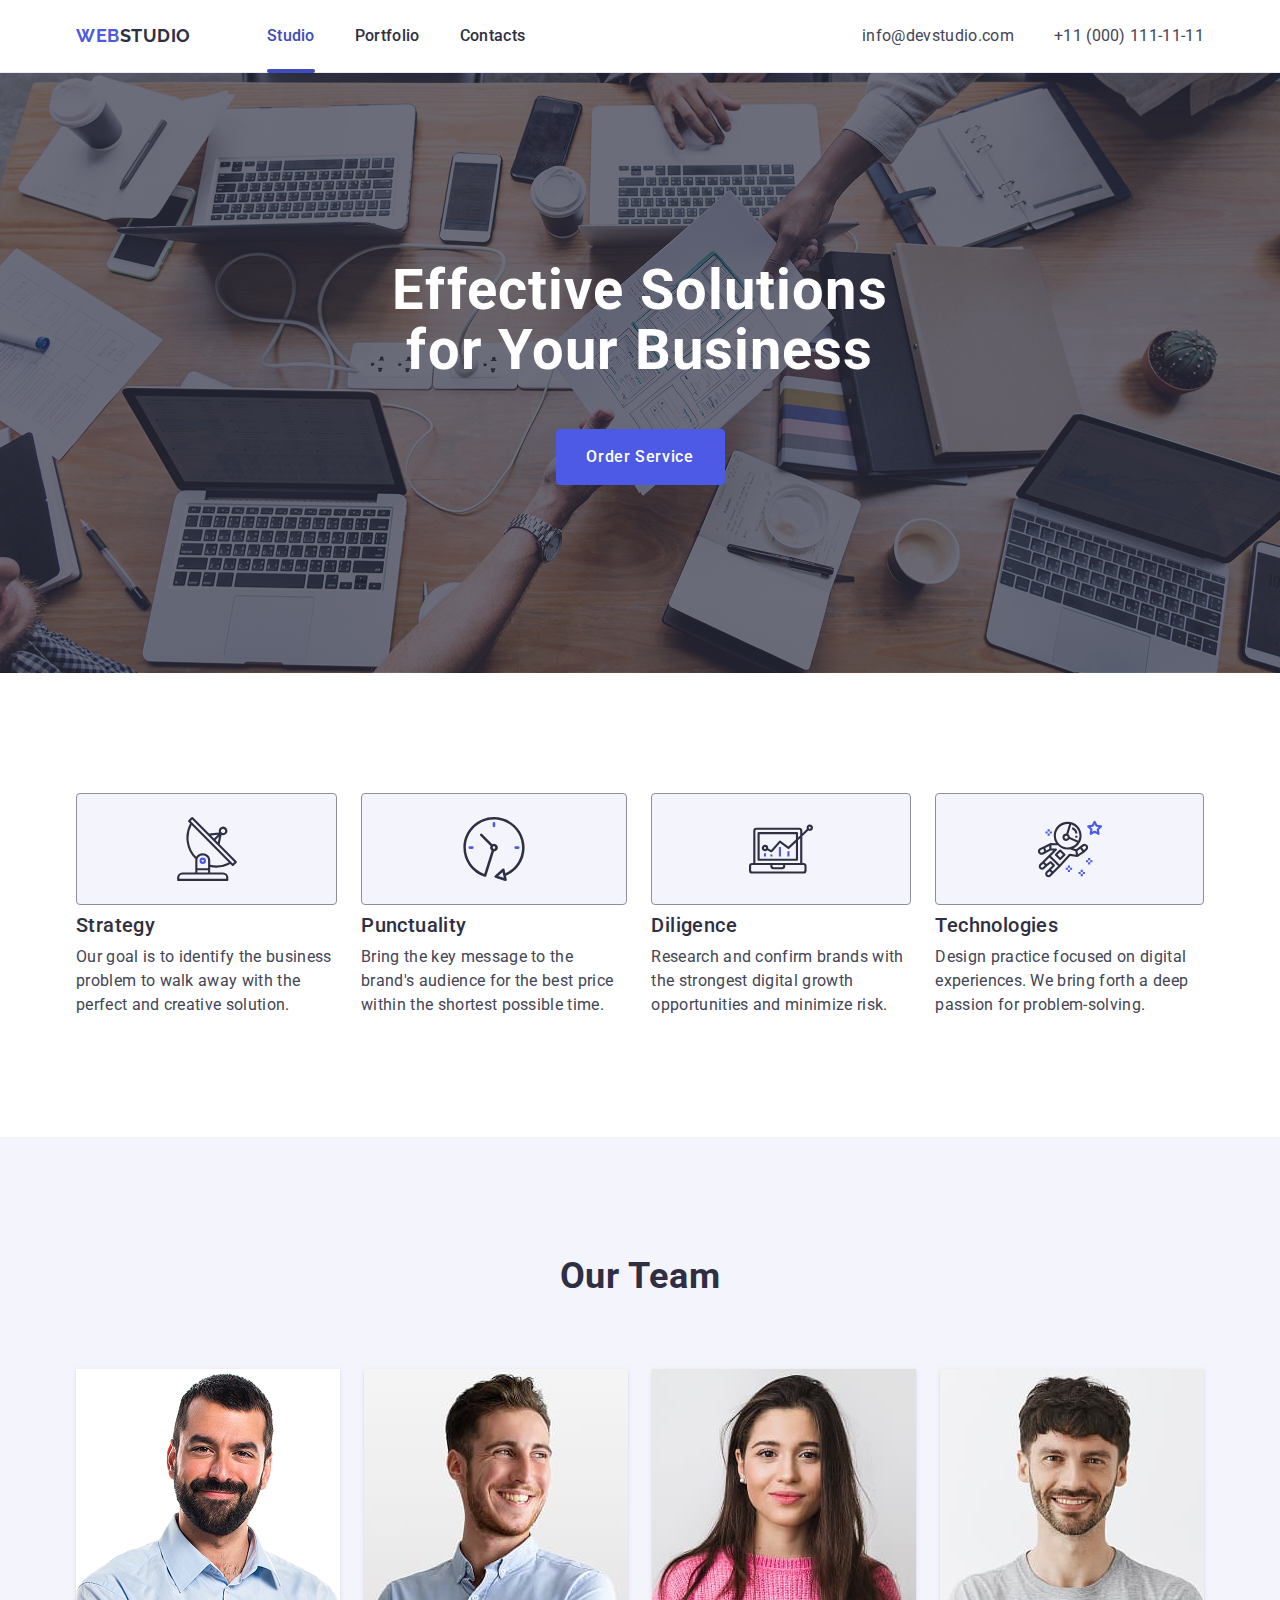
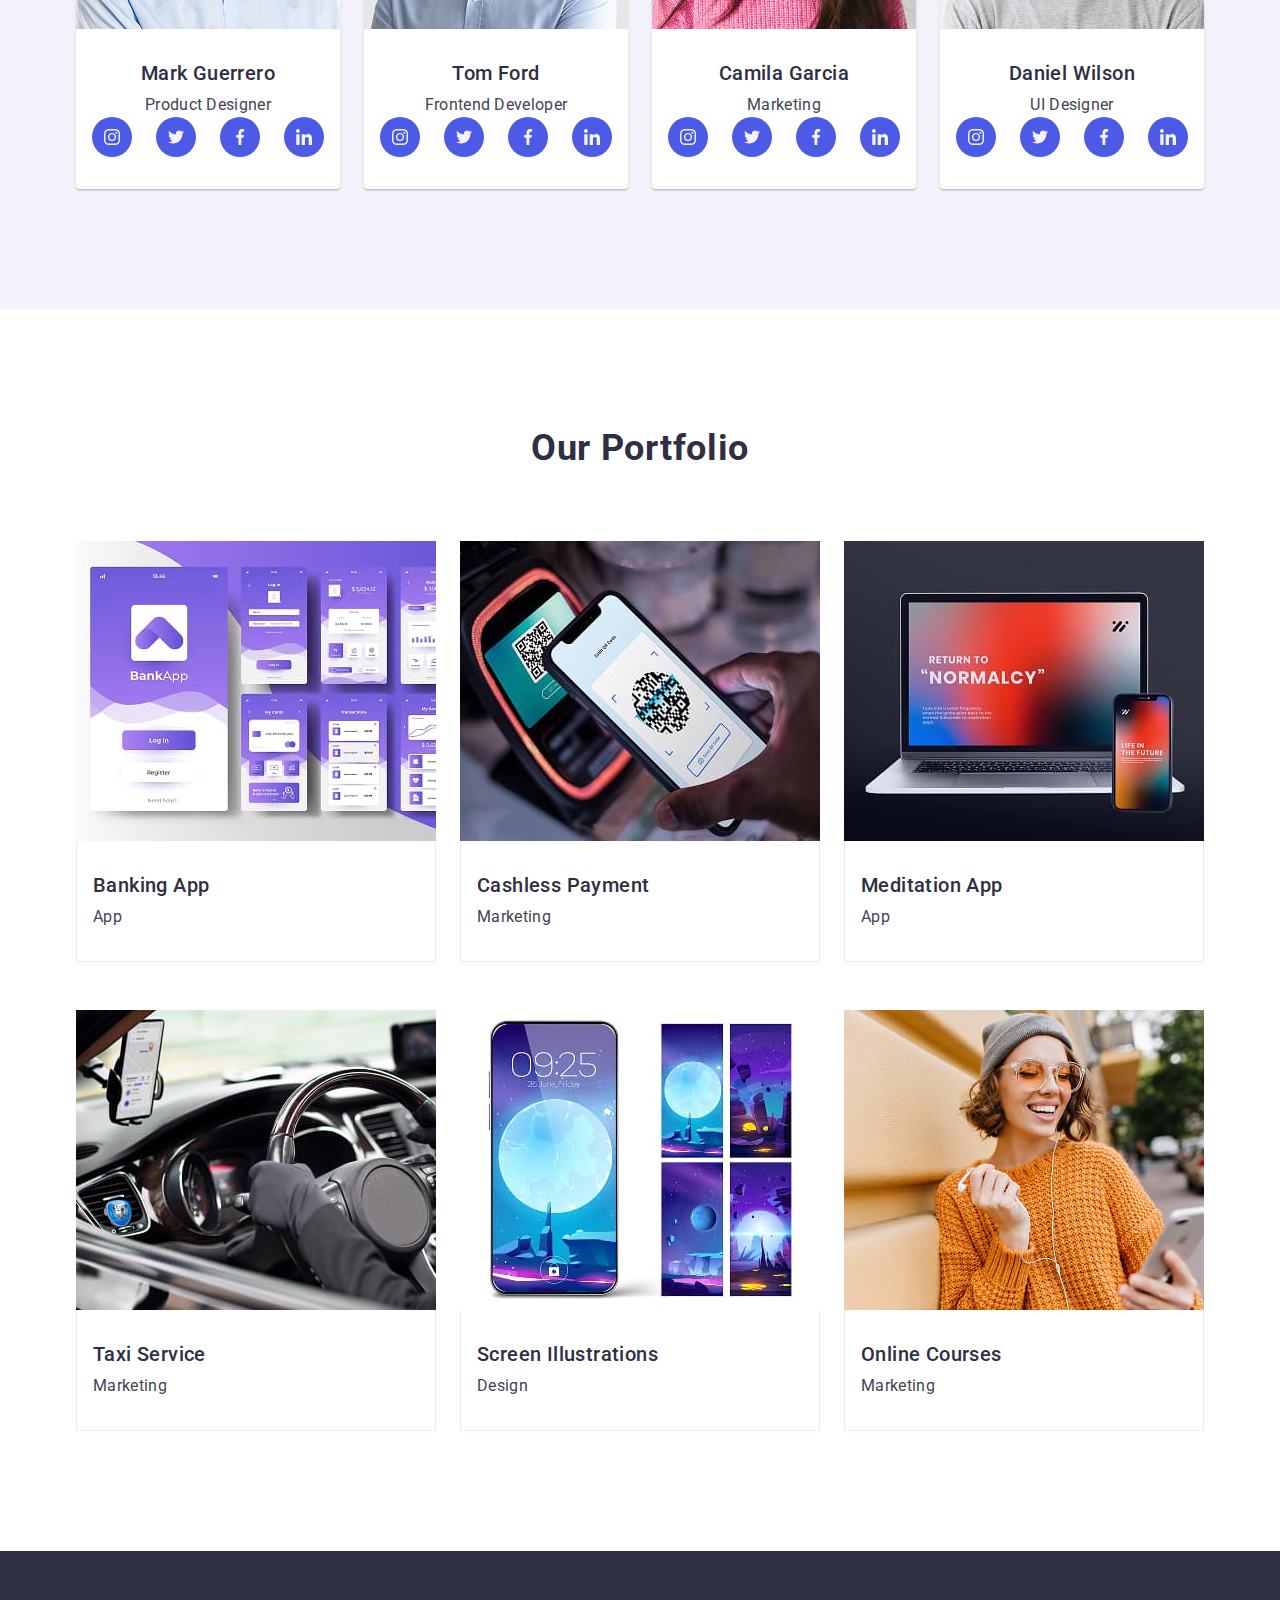
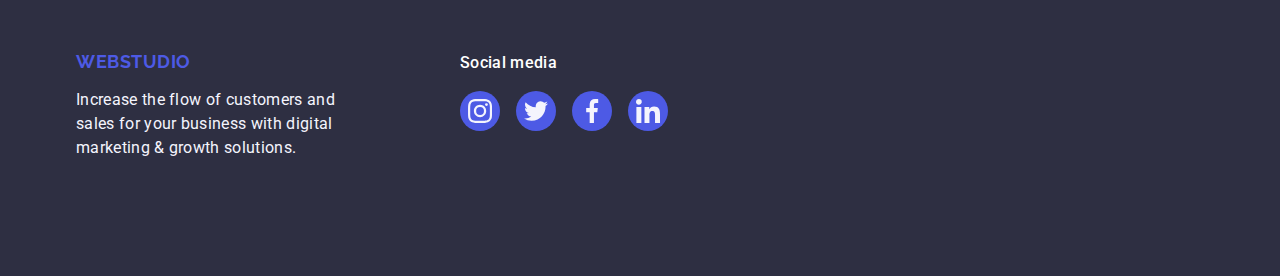
<file: index.html>
<!DOCTYPE html>
<html lang="en">

<head>
    <meta charset="UTF-8" />
    <meta name="viewport" content="width=device-width, initial-scale=1.0" />

    <!-- Normalize -->
    <link rel="stylesheet"
        href="https://cdnjs.cloudflare.com/ajax/libs/modern-normalize/3.0.1/modern-normalize.min.css">

    <link rel="preconnect" href="https://fonts.googleapis.com">
    <link rel="preconnect" href="https://fonts.gstatic.com" crossorigin>
    <link href="https://fonts.googleapis.com/css2?family=Raleway:wght@700&family=Roboto:wght@400;500;700&display=swap"
        rel="stylesheet">

    <link rel="stylesheet" href="css/styles.css" />

    <title>Document</title>
</head>


<body>
    <header class="page-header">
        <div class="container header-container">
            <nav class="nav">
                <a class="logo-main" href="./index.html">Web<span>Studio</span></a>
                <ul class="nav__list">
                    <li class="nav__item"><a class="nav__link active" href="./index.html">Studio</a></li>
                    <li class="nav__item"><a class="nav__link" href="">Portfolio</a></li>
                    <li class="nav__item"><a class="nav__link" href="">Contacts</a></li>
                </ul>
            </nav>

            <address class="address">
                <ul class="address-list">
                    <li class="address-list__item"><a class="address-list__link"
                            href="mailto:info@devstudio.com">info@devstudio.com</a></li>
                    <li class="address-list__item"><a class="address-list__link" href="tel:+110001111111">+11 (000)
                            111-11-11</a></li>
                </ul>
            </address>
        </div>
    </header>


    <main>
        <section class="hero">
            <div class="container">
                <h1 class="title">Effective Solutions for Your Business</h1>
                <button class="button" type="button">Order Service</button>
            </div>
        </section>

        <section class="services">
            <div class="container">
                <h2 class="visually-hidden">Features</h2>
                <ul class="services__list">
                    <li class="services__item">
                        <div class="icon__list">
                            <svg class="icon" width="64" height="64">
                                <use href="./images/icons.svg#icon-antenna"></use>
                            </svg>
                        </div>
                        <h3 class="services__title">Strategy</h3>
                        <p class="services__text">Our goal is to identify the business
                            problem to walk away with the perfect and creative solution.</p>
                    </li>
                    <li class="services__item">
                        <div class="icon__list">
                            <svg class="icon" width="64" height="64">
                                <use href="./images/icons.svg#icon-clock"></use>
                            </svg>
                        </div>
                        <h3 class="services__title">Punctuality</h3>
                        <p class="services__text">Bring the key message to the brand's audience for the best price
                            within
                            the shortest possible
                            time.</p>
                    </li>
                    <li class="services__item">
                        <div class="icon__list">
                            <svg class="icon" width="64" height="64">
                                <use href="./images/icons.svg#icon-diagram"></use>
                            </svg>
                        </div>
                        <h3 class="services__title">Diligence</h3>
                        <p class="services__text">Research and confirm brands with the strongest digital growth
                            opportunities and minimize
                            risk.
                        </p>
                    </li>
                    <li class="services__item">
                        <div class="icon__list">
                            <svg class="icon" width="64" height="64">
                                <use href="./images/icons.svg#icon-astronaut"></use>
                            </svg>
                        </div>
                        <h3 class="services__title">Technologies</h3>
                        <p class="services__text">Design practice focused on digital experiences. We bring forth a deep
                            passion for
                            problem-solving.</p>
                    </li>
                </ul>
            </div>
        </section>
        <section class="team">
            <div class="container">
                <h2 class="team__title">Our Team</h2>
                <ul class="team__list">
                    <li class="team__item">
                        <img src="./images/img1.jpg" alt="Mark Guerrero" width="264" height="260">
                        <div class="team__member">
                            <h3 class="team__caption">Mark Guerrero</h3>
                            <p class="team__text">Product Designer</p>
                            <ul class="socialnetwork__list">
                                <li class="social__icon">
                                    <a class="icon__link" href="#">
                                        <svg class="svg__item" width="16" height="16">
                                            <use href="./images/icons.svg#icon-instagram"></use>
                                        </svg>
                                    </a>
                                </li>
                                <li class="social__icon">
                                    <a class="icon__link" href="#">
                                        <svg class="svg__item" width="16" height="16">
                                            <use href="./images/icons.svg#icon-twitter"></use>
                                        </svg>
                                    </a>
                                </li>
                                <li class="social__icon">
                                    <a class="icon__link" href="#">
                                        <svg class="svg__item" width="16" height="16">
                                            <use href="./images/icons.svg#icon-facebook"></use>
                                        </svg>
                                    </a>
                                </li>
                                <li class="social__icon">
                                    <a class="icon__link" href="#">
                                        <svg class="svg__item" width="16" height="16">
                                            <use href="./images/icons.svg#icon-linkedin"></use>
                                        </svg>
                                    </a>
                                </li>
                            </ul>
                        </div>
                    </li>
                    <li class="team__item">
                        <img src="./images/img2.jpg" alt="Tom Ford" width="264" height="260">
                        <div class="team__member">
                            <h3 class="team__caption">Tom Ford</h3>
                            <p class="team__text">Frontend Developer</p>
                            <ul class="socialnetwork__list">
                                <li class="social__icon">
                                    <a class="icon__link" href="#">
                                        <svg class="svg__item" width="16" height="16">
                                            <use href="./images/icons.svg#icon-instagram"></use>
                                        </svg>
                                    </a>
                                </li>
                                <li class="social__icon">
                                    <a class="icon__link" href="#">
                                        <svg class="svg__item" width="16" height="16">
                                            <use href="./images/icons.svg#icon-twitter"></use>
                                        </svg>
                                    </a>
                                </li>
                                <li class="social__icon">
                                    <a class="icon__link" href="#">
                                        <svg class="svg__item" width="16" height="16">
                                            <use href="./images/icons.svg#icon-facebook"></use>
                                        </svg>
                                    </a>
                                </li>
                                <li class="social__icon">
                                    <a class="icon__link" href="#">
                                        <svg class="svg__item" width="16" height="16">
                                            <use href="./images/icons.svg#icon-linkedin"></use>
                                        </svg>
                                    </a>
                                </li>
                            </ul>
                        </div>
                    </li>
                    <li class="team__item">
                        <img src="./images/img3.jpg" alt="Camila Garcia" width="264" height="260">
                        <div class="team__member">
                            <h3 class="team__caption">Camila Garcia</h3>
                            <p class="team__text">Marketing</p>
                            <ul class="socialnetwork__list">
                                <li class="social__icon">
                                    <a class="icon__link" href="#">
                                        <svg class="svg__item" width="16" height="16">
                                            <use href="./images/icons.svg#icon-instagram"></use>
                                        </svg>
                                    </a>
                                </li>
                                <li class="social__icon">
                                    <a class="icon__link" href="#">
                                        <svg class="svg__item" width="16" height="16">
                                            <use href="./images/icons.svg#icon-twitter"></use>
                                        </svg>
                                    </a>
                                </li>
                                <li class="social__icon">
                                    <a class="icon__link" href="#">
                                        <svg class="svg__item" width="16" height="16">
                                            <use href="./images/icons.svg#icon-facebook"></use>
                                        </svg>
                                    </a>
                                </li>
                                <li class="social__icon">
                                    <a class="icon__link" href="#">
                                        <svg class="svg__item" width="16" height="16">
                                            <use href="./images/icons.svg#icon-linkedin"></use>
                                        </svg>
                                    </a>
                                </li>
                            </ul>
                        </div>
                    </li>
                    <li class="team__item">
                        <img src="./images/img4.jpg" alt="Daniel Wilson" width="264" height="260">
                        <div class="team__member">
                            <h3 class="team__caption">Daniel Wilson</h3>
                            <p class="team__text">UI Designer</p>
                            <ul class="socialnetwork__list">
                                <li class="social__icon">
                                    <a class="icon__link" href="#">
                                        <svg class="svg__item" width="16" height="16">
                                            <use href="./images/icons.svg#icon-instagram"></use>
                                        </svg>
                                    </a>
                                </li>
                                <li class="social__icon">
                                    <a class="icon__link" href="#">
                                        <svg class="svg__item" width="16" height="16">
                                            <use href="./images/icons.svg#icon-twitter"></use>
                                        </svg>
                                    </a>
                                </li>
                                <li class="social__icon">
                                    <a class="icon__link" href="#">
                                        <svg class="svg__item" width="16" height="16">
                                            <use href="./images/icons.svg#icon-facebook"></use>
                                        </svg>
                                    </a>
                                </li>
                                <li class="social__icon">
                                    <a class="icon__link" href="#">
                                        <svg class="svg__item" width="16" height="16">
                                            <use href="./images/icons.svg#icon-linkedin"></use>
                                        </svg>
                                    </a>
                                </li>
                            </ul>
                        </div>
                    </li>
                </ul>
            </div>
        </section>
        <section class="portfolio">
            <div class="container">
                <h2 class="portfolio__title">Our Portfolio</h2>
                <ul class="portfolio__list">
                    <li class="portfolio__item">
                        <div class="image__block">
                            <img src="./images/img5.jpg" alt="portfolio-2" width="360" class="portfolio__image">
                            <p class="portfolio__discription">14 Stylish and User-Friendly App Design Concepts · Task
                                Manager App · Calorie Tracker App · Exotic Fruit Ecommerce App ·
                                Cloud Storage App</p>
                        </div>
                        <div class="app-name">
                            <h3 class="portfolio__caption">Banking App</h3>
                            <p class="portfolio__text">App</p>
                        </div>
                    </li>
                    <li class="portfolio__item">
                        <div class="image__block">
                            <img src="./images/img6.jpg" alt="portfolio-2" width="360" class="portfolio__image">
                            <p class="portfolio__discription">14 Stylish and User-Friendly App Design Concepts · Task
                                Manager App · Calorie Tracker App · Exotic Fruit Ecommerce App ·
                                Cloud Storage App</p>
                        </div>
                        <div class="app-name">
                            <h3 class="portfolio__caption">Cashless Payment</h3>
                            <p class="portfolio__text">Marketing</p>
                        </div>
                    </li>
                    <li class="portfolio__item">
                        <div class="image__block">
                            <img src="./images/img7.jpg" alt="portfolio-3" width="360" class="portfolio__image">
                            <p class="portfolio__discription">14 Stylish and User-Friendly App Design Concepts · Task
                                Manager App · Calorie Tracker App · Exotic Fruit Ecommerce App ·
                                Cloud Storage App</p>
                        </div>
                        <div class="app-name">
                            <h3 class="portfolio__caption">Meditation App</h3>
                            <p class="portfolio__text">App</p>
                        </div>
                    </li>
                    <li class="portfolio__item">
                        <div class="image__block">
                            <img src="./images/img8.jpg" alt="portfolio-4" width="360" class="portfolio__image">
                            <p class="portfolio__discription">14 Stylish and User-Friendly App Design Concepts · Task
                                Manager App · Calorie Tracker App · Exotic Fruit Ecommerce App ·
                                Cloud Storage App</p>
                        </div>
                        <div class="app-name">
                            <h3 class="portfolio__caption">Taxi Service</h3>
                            <p class="portfolio__text">Marketing</p>
                        </div>
                    </li>
                    <li class="portfolio__item">
                        <div class="image__block">
                            <img src="./images/img9.jpg" alt="portfolio-5" width="360" class="portfolio__image">
                            <p class="portfolio__discription">14 Stylish and User-Friendly App Design Concepts · Task
                                Manager App · Calorie Tracker App · Exotic Fruit Ecommerce App ·
                                Cloud Storage App</p>
                        </div>
                        <div class="app-name">
                            <h3 class="portfolio__caption">Screen Illustrations</h3>
                            <p class="portfolio__text">Design</p>
                        </div>
                    </li>
                    <li class="portfolio__item">
                        <div class="image__block">
                            <img src="./images/img10.jpg" alt="portfolio-6" width="360" class="portfolio__image">
                            <p class="portfolio__discription">14 Stylish and User-Friendly App Design Concepts · Task
                                Manager App · Calorie Tracker App · Exotic Fruit Ecommerce App ·
                                Cloud Storage App</p>
                        </div>
                        <div class="app-name">
                            <h3 class="portfolio__caption">Online Courses</h3>
                            <p class="portfolio__text">Marketing</p>
                        </div>
                    </li>
                </ul>
            </div>
        </section>
    </main>

    <footer class="footer">
        <div class="container footer-container">
            <div class="footer__items">
                <a class="logo-main-footer" href="./index.html">Web<span class="span__text">Studio</span></a>
                <p class="footer__text">Increase the flow of customers and sales for your business with digital
                    marketing &
                    growth solutions.
                </p>
            </div>
            <div>
                <p class="socialmedia__text">Social media</p>
                <ul class="socialmedia__icons">
                    <li class="footer__icons">
                        <a class="footer__icons  link" href="#">
                            <svg class="svg__item" width="24" height="24">
                                <use href="./images/icons.svg#icon-instagram"></use>
                            </svg>
                        </a>
                    </li>
                    <li class="footer__icons">
                        <a class="footer__icons link" href="#">
                            <svg class="svg__item" width="24" height="24">
                                <use href="./images/icons.svg#icon-twitter"></use>
                            </svg>
                        </a>
                    </li>
                    <li class="footer__icons">
                        <a class="footer__icons link" href="#">
                            <svg class="svg__item" width="24" height="24">
                                <use href="./images/icons.svg#icon-facebook"></use>
                            </svg>
                        </a>
                    </li>
                    <li class="footer__icons">
                        <a class="footer__icons link" href="#">
                            <svg class="svg__item" width="24" height="24">
                                <use href="./images/icons.svg#icon-linkedin"></use>
                            </svg>
                        </a>
                    </li>
                </ul>
            </div>
        </div>
    </footer>
</body>

</html>
</file>
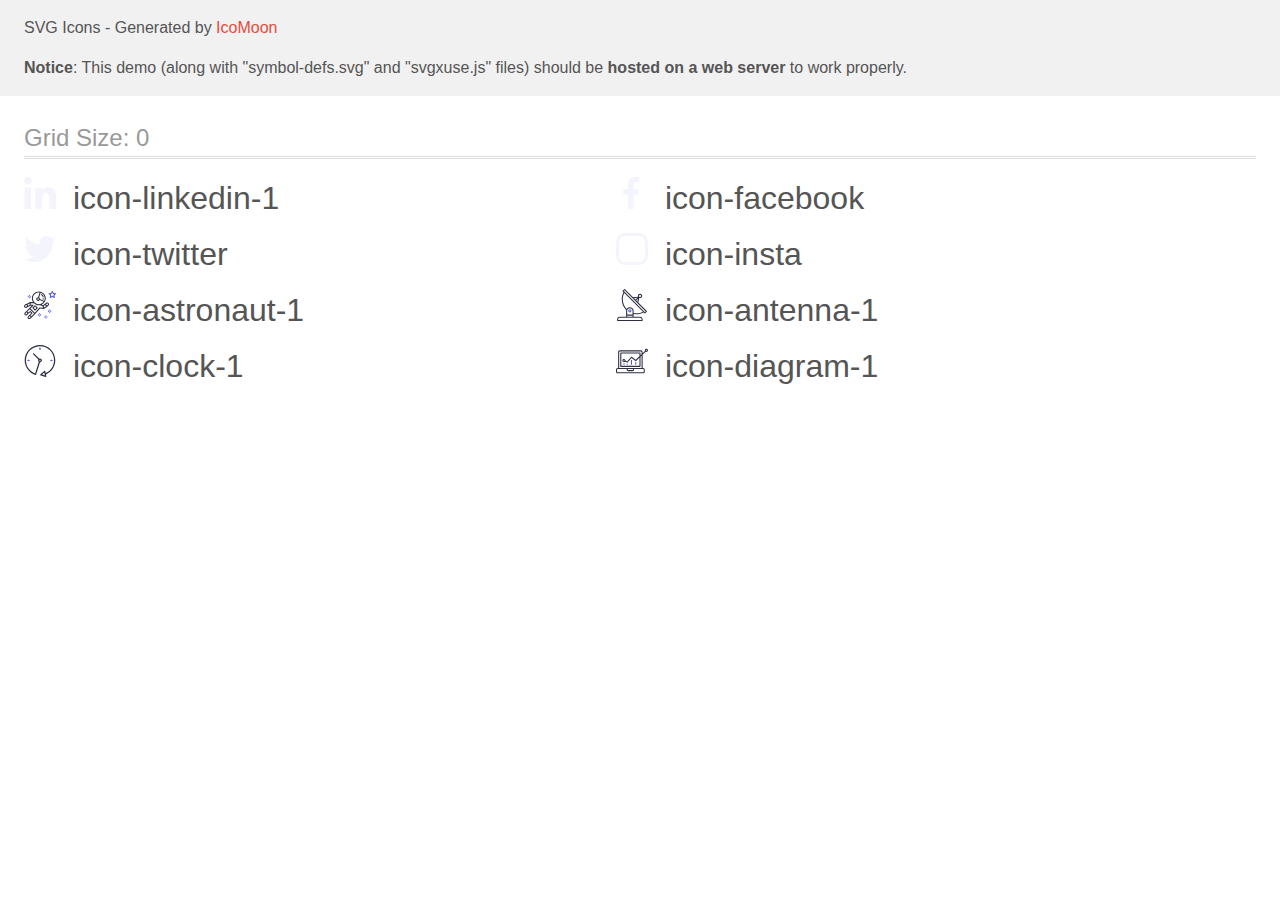
<file: images/icomoon/demo-external-svg.html>
<!doctype html>
<html>
<head>
    <title>IcoMoon - SVG Icons</title>
    <meta charset="utf-8">
    <meta name="viewport" content="width=device-width, initial-scale=1">
    <link rel="stylesheet" href="demo-files/demo.css">
    <link rel="stylesheet" href="style.css">
</head>
<body>
<header class="bgc1 clearfix">
<div class="mhl">
    <p>SVG Icons - Generated by <a href="https://icomoon.io/app">IcoMoon</a></p><p><strong>Notice</strong>: This demo (along with "symbol-defs.svg" and "svgxuse.js" files) should be <b>hosted on a web server</b> to work properly.</p>
</div>
</header>
    <div class="clearfix mhl ptl">
        <h1 class="mvm mtn fgc1">Grid Size: 0</h1>
        <div class="glyph fs1">
            <div class="clearfix pbs">
                <svg class="icon icon-linkedin-1"><use xlink:href="symbol-defs.svg#icon-linkedin-1"></use></svg><span class="name"> icon-linkedin-1</span>
            </div>
        </div>
        <div class="glyph fs1">
            <div class="clearfix pbs">
                <svg class="icon icon-facebook"><use xlink:href="symbol-defs.svg#icon-facebook"></use></svg><span class="name"> icon-facebook</span>
            </div>
        </div>
        <div class="glyph fs1">
            <div class="clearfix pbs">
                <svg class="icon icon-twitter"><use xlink:href="symbol-defs.svg#icon-twitter"></use></svg><span class="name"> icon-twitter</span>
            </div>
        </div>
        <div class="glyph fs1">
            <div class="clearfix pbs">
                <svg class="icon icon-insta"><use xlink:href="symbol-defs.svg#icon-insta"></use></svg><span class="name"> icon-insta</span>
            </div>
        </div>
        <div class="glyph fs1">
            <div class="clearfix pbs">
                <svg class="icon icon-astronaut-1"><use xlink:href="symbol-defs.svg#icon-astronaut-1"></use></svg><span class="name"> icon-astronaut-1</span>
            </div>
        </div>
        <div class="glyph fs1">
            <div class="clearfix pbs">
                <svg class="icon icon-antenna-1"><use xlink:href="symbol-defs.svg#icon-antenna-1"></use></svg><span class="name"> icon-antenna-1</span>
            </div>
        </div>
        <div class="glyph fs1">
            <div class="clearfix pbs">
                <svg class="icon icon-clock-1"><use xlink:href="symbol-defs.svg#icon-clock-1"></use></svg><span class="name"> icon-clock-1</span>
            </div>
        </div>
        <div class="glyph fs1">
            <div class="clearfix pbs">
                <svg class="icon icon-diagram-1"><use xlink:href="symbol-defs.svg#icon-diagram-1"></use></svg><span class="name"> icon-diagram-1</span>
            </div>
        </div>
  </div>
<script defer src="svgxuse.js"></script>
</body>
</html>
</file>
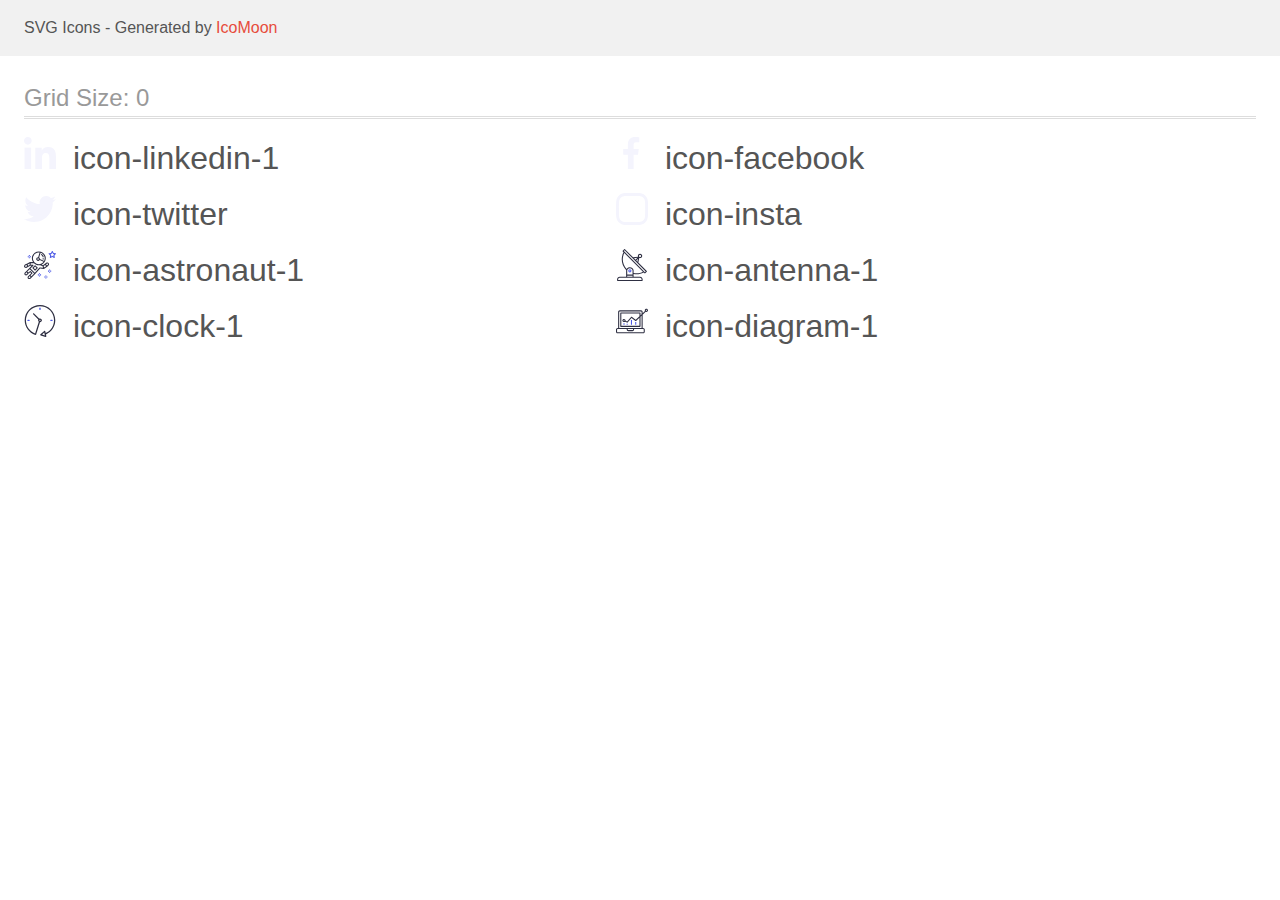
<file: images/icomoon/demo.html>
<!doctype html>
<html>
<head>
    <title>IcoMoon - SVG Icons</title>
    <meta charset="utf-8">
    <meta name="viewport" content="width=device-width, initial-scale=1">
    <link rel="stylesheet" href="demo-files/demo.css">
    <link rel="stylesheet" href="style.css">
</head>
<body>
<svg aria-hidden="true" style="position: absolute; width: 0; height: 0; overflow: hidden;" version="1.1" xmlns="http://www.w3.org/2000/svg" xmlns:xlink="http://www.w3.org/1999/xlink">
<defs>
<symbol id="icon-linkedin-1" viewBox="0 0 32 32">
<path fill="#f4f4fd" style="fill: var(--color1, #f4f4fd)" d="M31.992 32v-0.001h0.008v-11.736c0-5.741-1.236-10.164-7.948-10.164-3.227 0-5.392 1.771-6.276 3.449h-0.093v-2.913h-6.364v21.364h6.627v-10.579c0-2.785 0.528-5.479 3.977-5.479 3.399 0 3.449 3.179 3.449 5.657v10.401h6.62z"></path>
<path fill="#f4f4fd" style="fill: var(--color1, #f4f4fd)" d="M0.528 10.636h6.635v21.364h-6.635v-21.364z"></path>
<path fill="#f4f4fd" style="fill: var(--color1, #f4f4fd)" d="M3.843-0c-2.121 0-3.843 1.721-3.843 3.843s1.721 3.879 3.843 3.879c2.121 0 3.843-1.757 3.843-3.879-0.001-2.121-1.723-3.843-3.843-3.843v0z"></path>
</symbol>
<symbol id="icon-facebook" viewBox="0 0 32 32">
<path fill="#f4f4fd" style="fill: var(--color1, #f4f4fd)" d="M20.329 5.313h2.921v-5.088c-0.504-0.069-2.237-0.225-4.256-0.225-4.212 0-7.097 2.649-7.097 7.519v4.481h-4.648v5.688h4.648v14.312h5.699v-14.311h4.46l0.708-5.688h-5.169v-3.919c0.001-1.644 0.444-2.769 2.735-2.769z"></path>
</symbol>
<symbol id="icon-twitter" viewBox="0 0 32 32">
<path fill="#f4f4fd" style="fill: var(--color1, #f4f4fd)" d="M32 6.078c-1.19 0.522-2.458 0.868-3.78 1.036 1.36-0.812 2.398-2.088 2.886-3.626-1.268 0.756-2.668 1.29-4.16 1.588-1.204-1.282-2.92-2.076-4.792-2.076-3.632 0-6.556 2.948-6.556 6.562 0 0.52 0.044 1.020 0.152 1.496-5.454-0.266-10.28-2.88-13.522-6.862-0.566 0.982-0.898 2.106-0.898 3.316 0 2.272 1.17 4.286 2.914 5.452-1.054-0.020-2.088-0.326-2.964-0.808 0 0.020 0 0.046 0 0.072 0 3.188 2.274 5.836 5.256 6.446-0.534 0.146-1.116 0.216-1.72 0.216-0.42 0-0.844-0.024-1.242-0.112 0.85 2.598 3.262 4.508 6.13 4.57-2.232 1.746-5.066 2.798-8.134 2.798-0.538 0-1.054-0.024-1.57-0.090 2.906 1.874 6.35 2.944 10.064 2.944 12.072 0 18.672-10 18.672-18.668 0-0.29-0.010-0.57-0.024-0.848 1.302-0.924 2.396-2.078 3.288-3.406z"></path>
</symbol>
<symbol id="icon-insta" viewBox="0 0 32 32">
<path fill="#f4f4fd" style="fill: var(--color1, #f4f4fd)" d="M31.969 9.408c-0.075-1.7-0.35-2.869-0.744-3.882-0.406-1.075-1.031-2.038-1.85-2.838-0.8-0.813-1.769-1.444-2.832-1.844-1.019-0.394-2.182-0.669-3.882-0.744-1.713-0.081-2.257-0.1-6.601-0.1s-4.888 0.019-6.595 0.094c-1.7 0.075-2.869 0.35-3.882 0.744-1.075 0.406-2.038 1.031-2.838 1.85-0.813 0.8-1.444 1.769-1.844 2.832-0.394 1.019-0.669 2.182-0.744 3.882-0.081 1.713-0.1 2.257-0.1 6.601s0.019 4.888 0.094 6.595c0.075 1.7 0.35 2.869 0.744 3.882 0.406 1.075 1.038 2.038 1.85 2.838 0.8 0.813 1.769 1.444 2.832 1.844 1.019 0.394 2.182 0.669 3.882 0.744 1.706 0.075 2.25 0.094 6.595 0.094s4.888-0.018 6.595-0.094c1.7-0.075 2.869-0.35 3.882-0.744 2.151-0.831 3.851-2.532 4.682-4.682 0.394-1.019 0.669-2.182 0.744-3.882 0.075-1.707 0.094-2.251 0.094-6.595s-0.006-4.888-0.081-6.595zM29.087 22.473c-0.069 1.563-0.331 2.407-0.55 2.969-0.538 1.394-1.644 2.501-3.038 3.038-0.563 0.219-1.413 0.481-2.969 0.55-1.688 0.075-2.194 0.094-6.464 0.094s-4.782-0.018-6.464-0.094c-1.563-0.069-2.407-0.331-2.969-0.55-0.694-0.256-1.325-0.663-1.838-1.194-0.531-0.519-0.938-1.144-1.194-1.838-0.219-0.563-0.481-1.413-0.55-2.969-0.075-1.688-0.094-2.194-0.094-6.464s0.019-4.782 0.094-6.464c0.069-1.563 0.331-2.407 0.55-2.969 0.256-0.694 0.663-1.325 1.2-1.838 0.519-0.531 1.144-0.938 1.838-1.194 0.563-0.219 1.413-0.481 2.969-0.55 1.688-0.075 2.194-0.094 6.464-0.094 4.276 0 4.782 0.019 6.464 0.094 1.563 0.069 2.407 0.331 2.969 0.55 0.694 0.256 1.325 0.662 1.838 1.194 0.531 0.519 0.938 1.144 1.194 1.838 0.219 0.563 0.481 1.413 0.55 2.969 0.075 1.688 0.094 2.194 0.094 6.464s-0.019 4.77-0.094 6.457z"></path>
</symbol>
<symbol id="icon-astronaut-1" viewBox="0 0 32 32">
<path fill="#4d5ae5" style="fill: var(--color2, #4d5ae5)" d="M31.974 4.524c-0.063-0.193-0.229-0.333-0.43-0.363l-1.91-0.278-0.855-1.731c-0.179-0.365-0.777-0.365-0.956 0l-0.855 1.731-1.91 0.278c-0.201 0.029-0.367 0.17-0.431 0.363-0.062 0.193-0.011 0.405 0.135 0.547l1.383 1.348-0.326 1.903c-0.034 0.2 0.048 0.402 0.212 0.522 0.166 0.121 0.382 0.135 0.562 0.040l1.709-0.899 1.709 0.899c0.078 0.041 0.164 0.061 0.249 0.061 0.11 0 0.221-0.034 0.314-0.102 0.164-0.119 0.246-0.322 0.212-0.522l-0.326-1.903 1.383-1.348c0.145-0.142 0.197-0.354 0.135-0.547zM29.511 5.851c-0.125 0.122-0.183 0.299-0.153 0.472l0.191 1.114-1-0.526c-0.078-0.041-0.163-0.061-0.249-0.061s-0.17 0.020-0.249 0.061l-1.001 0.526 0.191-1.114c0.030-0.173-0.028-0.349-0.153-0.472l-0.81-0.789 1.119-0.163c0.174-0.025 0.324-0.134 0.402-0.292l0.5-1.013 0.5 1.013c0.078 0.157 0.228 0.267 0.402 0.292l1.119 0.163-0.809 0.789z"></path>
<path fill="#4d5ae5" style="fill: var(--color2, #4d5ae5)" d="M26.134 20.522h-1.067v1.067h1.067v-1.067z"></path>
<path fill="#4d5ae5" style="fill: var(--color2, #4d5ae5)" d="M26.134 22.656h-1.067v1.067h1.067v-1.067z"></path>
<path fill="#4d5ae5" style="fill: var(--color2, #4d5ae5)" d="M27.2 21.589h-1.067v1.067h1.067v-1.067z"></path>
<path fill="#4d5ae5" style="fill: var(--color2, #4d5ae5)" d="M25.067 21.589h-1.067v1.067h1.067v-1.067z"></path>
<path fill="#4d5ae5" style="fill: var(--color2, #4d5ae5)" d="M22.4 26.389h-1.067v1.067h1.067v-1.067z"></path>
<path fill="#4d5ae5" style="fill: var(--color2, #4d5ae5)" d="M22.4 28.522h-1.067v1.067h1.067v-1.067z"></path>
<path fill="#4d5ae5" style="fill: var(--color2, #4d5ae5)" d="M23.467 27.456h-1.067v1.067h1.067v-1.067z"></path>
<path fill="#4d5ae5" style="fill: var(--color2, #4d5ae5)" d="M21.333 27.456h-1.067v1.067h1.067v-1.067z"></path>
<path fill="#4d5ae5" style="fill: var(--color2, #4d5ae5)" d="M16 24.256h-1.067v1.067h1.067v-1.067z"></path>
<path fill="#4d5ae5" style="fill: var(--color2, #4d5ae5)" d="M16 26.389h-1.067v1.067h1.067v-1.067z"></path>
<path fill="#4d5ae5" style="fill: var(--color2, #4d5ae5)" d="M17.067 25.322h-1.067v1.067h1.067v-1.067z"></path>
<path fill="#4d5ae5" style="fill: var(--color2, #4d5ae5)" d="M14.933 25.322h-1.067v1.067h1.067v-1.067z"></path>
<path fill="#4d5ae5" style="fill: var(--color2, #4d5ae5)" d="M5.867 6.122h-1.067v1.067h1.067v-1.067z"></path>
<path fill="#4d5ae5" style="fill: var(--color2, #4d5ae5)" d="M5.867 8.255h-1.067v1.067h1.067v-1.067z"></path>
<path fill="#4d5ae5" style="fill: var(--color2, #4d5ae5)" d="M6.933 7.189h-1.067v1.067h1.067v-1.067z"></path>
<path fill="#4d5ae5" style="fill: var(--color2, #4d5ae5)" d="M4.8 7.189h-1.067v1.067h1.067v-1.067z"></path>
<path fill="#2e2f42" style="fill: var(--color3, #2e2f42)" d="M24.715 14.159c-0.287-0.388-0.709-0.637-1.188-0.705-0.481-0.068-0.956 0.058-1.34 0.352l-1.252 0.96-1.898 1.417-1.358-0.541c2.421-1.086 4.114-3.508 4.114-6.32 0-3.823-3.123-6.933-6.961-6.933s-6.961 3.11-6.961 6.933c0 1.386 0.414 2.674 1.12 3.758l-2.764-0.024c-0.002 0-0.003 0-0.005 0-0.009 0-0.015 0.004-0.023 0.005-0.053 0.002-0.105 0.013-0.155 0.031-0.013 0.005-0.026 0.008-0.038 0.013-0.006 0.003-0.013 0.003-0.019 0.006l-3.233 1.596c-0.001 0-0.001 0-0.001 0.001l-1.893 0.911c-0.021 0.009-0.042 0.021-0.063 0.035-0.755 0.502-1.012 1.489-0.598 2.295 0.22 0.429 0.595 0.745 1.056 0.889 0.178 0.055 0.359 0.083 0.539 0.083 0.29 0 0.577-0.071 0.839-0.211l1.388-0.738 2.264-1.169 1.357-0.008-5.442 5.416c-0.001 0.001-0.001 0.001-0.002 0.001l-1.339 1.333c-0.316 0.315-0.49 0.732-0.49 1.178s0.174 0.863 0.49 1.179c0.325 0.323 0.752 0.485 1.179 0.485s0.854-0.162 1.18-0.485l1.314-1.309 1.741-1.3 0.901 0.897-1.762 1.754c-0 0.001-0.001 0.001-0.002 0.001l-1.339 1.333c-0.316 0.315-0.49 0.732-0.49 1.178s0.174 0.863 0.49 1.179c0.325 0.323 0.753 0.485 1.18 0.485s0.855-0.162 1.18-0.485l3.482-3.467c0.001-0.001 0.001-0.001 0.001-0.002l1.010-1-0.004-0.004c0.006-0.006 0.015-0.009 0.022-0.015l5.166-5.658 3.471 0.494c0.025 0.004 0.050 0.005 0.075 0.005 0.065 0 0.127-0.015 0.187-0.038 0.018-0.006 0.033-0.015 0.050-0.023 0.019-0.010 0.039-0.015 0.058-0.027l3.213-2.133c0.012-0.008 0.018-0.021 0.029-0.029 0.013-0.010 0.029-0.014 0.041-0.026l1.271-1.191c0.662-0.62 0.753-1.635 0.212-2.362zM2.13 17.77c-0.173 0.093-0.37 0.111-0.558 0.052-0.187-0.058-0.338-0.186-0.427-0.358-0.161-0.314-0.068-0.695 0.214-0.902l1.314-0.632 0.449 1.313-0.992 0.527zM5.628 15.942l-1.548 0.8-0.439-1.283 2.027-1.001-0.040 1.484zM20.727 9.322c0 0.918-0.219 1.785-0.599 2.559l-4.181-1.899c-0.044-0.573-0.341-1.075-0.788-1.388l1.464-4.86c2.378 0.756 4.105 2.974 4.105 5.588zM8.938 9.322c0-3.235 2.644-5.867 5.894-5.867 0.253 0 0.5 0.021 0.745 0.052l-1.432 4.754c-0.019-0.001-0.037-0.006-0.057-0.006-1.033 0-1.873 0.837-1.873 1.867s0.84 1.867 1.873 1.867c0.694 0 1.294-0.383 1.618-0.945l3.862 1.755c-1.075 1.446-2.795 2.39-4.737 2.39-3.25 0-5.894-2.632-5.894-5.867zM14.894 10.122c0 0.441-0.362 0.8-0.806 0.8s-0.806-0.359-0.806-0.8c0-0.441 0.362-0.8 0.806-0.8s0.806 0.359 0.806 0.8zM2.465 25.146c-0.236 0.234-0.619 0.234-0.854 0.001-0.114-0.114-0.176-0.263-0.176-0.423s0.062-0.309 0.176-0.421l0.962-0.958 0.851 0.848-0.959 0.955zM5.679 28.88c-0.236 0.234-0.619 0.235-0.855 0.001-0.114-0.114-0.176-0.263-0.176-0.423s0.062-0.309 0.176-0.421l0.963-0.959 0.852 0.848-0.96 0.955zM9.16 25.411c-0.001 0-0.001 0-0.002 0.001l-1.765 1.76-0.852-0.848 1.763-1.755c0 0 0 0 0-0s0.001-0.001 0.002-0.001c0.040-0.040 0.065-0.088 0.090-0.135 0.007-0.014 0.020-0.026 0.026-0.040 0.017-0.041 0.019-0.085 0.026-0.129 0.003-0.025 0.014-0.047 0.014-0.073 0-0.036-0.013-0.070-0.020-0.106-0.006-0.032-0.006-0.065-0.019-0.095-0.020-0.050-0.055-0.094-0.091-0.138-0.010-0.012-0.014-0.027-0.025-0.038 0 0 0 0-0.001 0s-0.001-0.002-0.001-0.002l-1.607-1.6c-0.017-0.017-0.039-0.024-0.058-0.038-0.028-0.022-0.055-0.042-0.087-0.058-0.030-0.015-0.061-0.024-0.093-0.033-0.034-0.010-0.067-0.017-0.103-0.020-0.033-0.002-0.063 0.001-0.095 0.005-0.036 0.004-0.069 0.009-0.104 0.020-0.034 0.011-0.063 0.027-0.094 0.045-0.020 0.011-0.042 0.015-0.061 0.029l-1.773 1.324-0.901-0.897 2.399-2.386 4.361 4.289-0.928 0.919zM15.979 18.394c-0.015-0.002-0.030 0.004-0.045 0.003-0.039-0.002-0.076 0.001-0.115 0.007-0.030 0.005-0.059 0.011-0.088 0.021-0.034 0.012-0.065 0.028-0.097 0.047-0.030 0.018-0.057 0.037-0.083 0.061-0.013 0.011-0.028 0.017-0.040 0.029l-4.698 5.146-4.328-4.257 2.833-2.818c0.209-0.208 0.21-0.546 0.002-0.755-0.105-0.105-0.243-0.157-0.381-0.156v-0.001l-2.219 0.013 0.028-1.607 3.104 0.027c1.265 1.294 3.029 2.101 4.981 2.101 0.437 0 0.864-0.045 1.279-0.123 0.040 0.032 0.079 0.065 0.13 0.085l2.41 0.96 0.152 0.758 0.178 0.885-3.003-0.427zM20.020 18.572l-0.313-1.558 1.446-1.080 0.947 1.257-2.080 1.381zM23.774 15.741l-0.838 0.785-0.931-1.236 0.831-0.637c0.155-0.119 0.351-0.168 0.543-0.143 0.193 0.027 0.364 0.128 0.48 0.284 0.217 0.292 0.18 0.699-0.085 0.947z"></path>
<path fill="#2e2f42" style="fill: var(--color3, #2e2f42)" d="M13.602 18.544l-2.143-2.133c-0.207-0.207-0.545-0.207-0.753 0l-2.142 2.133c-0.1 0.101-0.157 0.236-0.157 0.378s0.056 0.278 0.157 0.378l2.142 2.133c0.104 0.103 0.241 0.155 0.377 0.155s0.273-0.052 0.376-0.155l2.143-2.133c0.1-0.1 0.157-0.236 0.157-0.378s-0.057-0.278-0.157-0.378zM11.083 20.303l-1.387-1.381 1.387-1.381 1.387 1.381-1.387 1.381z"></path>
<path fill="#2e2f42" style="fill: var(--color3, #2e2f42)" d="M17.164 5.071l-0.258 1.036c0.071 0.018 1.738 0.452 1.738 2.149h1.067c-0-2.017-1.666-2.965-2.547-3.185z"></path>
<path fill="#2e2f42" style="fill: var(--color3, #2e2f42)" d="M19.711 9.322h-1.067v1.067h1.067v-1.067z"></path>
</symbol>
<symbol id="icon-antenna-1" viewBox="0 0 32 32">
<path fill="#2e2f42" style="fill: var(--color3, #2e2f42)" d="M30.773 22.098l-8.443-8.505 0.937-4.615c0.242 0.094 0.499 0.144 0.758 0.146h0.006c1.192 0.014 2.17-0.941 2.184-2.133s-0.941-2.17-2.133-2.184c-1.192-0.014-2.17 0.941-2.184 2.133-0.003 0.255 0.039 0.509 0.125 0.749l-4.96 0.605-8.091-8.133c-0.099-0.101-0.235-0.159-0.377-0.16-0.14 0.001-0.274 0.056-0.373 0.155l-1.513 1.504c-0.208 0.208-0.208 0.546 0 0.754l0.814 0.826c-3.153 5.798-2.129 12.978 2.519 17.663 0.043 0.041 0.092 0.074 0.146 0.098-0.034 0.18-0.051 0.364-0.052 0.547v6.187h-6.4c-1.472 0.002-2.665 1.195-2.667 2.667v1.067c0 0.295 0.239 0.533 0.533 0.533h24.533c0.295 0 0.533-0.239 0.533-0.533v-1.067c-0.002-1.472-1.195-2.665-2.667-2.667h-6.4v-2.742c1.003 0.21 2.024 0.317 3.049 0.32 2.458-0.003 4.877-0.615 7.040-1.783l0.818 0.823c0.099 0.101 0.235 0.159 0.377 0.16 0.14-0.001 0.274-0.056 0.373-0.155l1.513-1.504c0.208-0.208 0.208-0.546 0-0.754zM23.28 6.233c0.418-0.415 1.093-0.414 1.509 0.004s0.414 1.093-0.004 1.508c-0.2 0.199-0.47 0.31-0.752 0.31h-0.003c-0.589-0.003-1.064-0.483-1.061-1.072 0.002-0.282 0.115-0.552 0.314-0.751h-0.002zM22.024 9.738l-0.598 2.946-1.175-1.182 1.774-1.763zM21.419 8.836l-1.92 1.909-1.485-1.493 3.405-0.415zM24.004 28.8c0.884 0 1.6 0.716 1.6 1.6v0.533h-23.467v-0.533c0-0.884 0.716-1.6 1.6-1.6h20.267zM16.537 26.667v1.067h-5.333v-1.067h5.333zM11.204 25.6v-4.053c0-1.294 1.196-2.347 2.667-2.347s2.667 1.053 2.667 2.347v4.053h-5.333zM17.604 23.904v-2.357c0-1.882-1.675-3.413-3.733-3.413-1.331-0.020-2.576 0.657-3.281 1.786-4.058-4.274-4.971-10.645-2.279-15.887l18.602 18.708c-2.872 1.461-6.165 1.873-9.309 1.163zM28.893 23.22l-21.057-21.181 0.755-0.752 7.935 7.98c0.004 0 0.006 0.007 0.010 0.010l13.115 13.191-0.757 0.752z"></path>
<path fill="#4d5ae5" style="fill: var(--color2, #4d5ae5)" d="M13.876 20.267h-0.005c-0.884-0.001-1.601 0.714-1.602 1.598s0.714 1.601 1.598 1.602h0.005c0.884 0.001 1.601-0.714 1.602-1.598s-0.714-1.601-1.598-1.602zM14.249 22.245c-0.1 0.1-0.236 0.156-0.378 0.155-0.295-0.002-0.532-0.242-0.531-0.536 0.001-0.141 0.057-0.276 0.157-0.375s0.233-0.154 0.373-0.155c0.295 0.002 0.532 0.241 0.531 0.536-0.001 0.141-0.057 0.276-0.157 0.375h0.005z"></path>
</symbol>
<symbol id="icon-clock-1" viewBox="0 0 32 32">
<path fill="#2e2f42" style="fill: var(--color3, #2e2f42)" d="M31.297 15.301c-0.002-8.452-6.855-15.303-15.308-15.301s-15.303 6.855-15.301 15.308c0.001 6.658 4.307 12.551 10.649 14.576 0.061 0.019 0.124 0.029 0.187 0.029 0.121-0 0.239-0.032 0.342-0.094 0.135-0.080 0.236-0.207 0.283-0.356l3.865-12.25c1.057-0.005 1.909-0.866 1.903-1.923s-0.866-1.909-1.923-1.903c-0.284 0.001-0.565 0.067-0.82 0.191l-5.106-5.107c-0.253-0.245-0.657-0.238-0.902 0.016-0.239 0.247-0.239 0.639 0 0.886l5.103 5.109c-0.392 0.799-0.168 1.764 0.536 2.309l-3.683 11.673c-7.278-2.681-11.004-10.754-8.323-18.032s10.754-11.004 18.032-8.323c7.278 2.681 11.004 10.754 8.323 18.032-1.31 3.556-4.001 6.431-7.462 7.973l-0.398-1.874c-0.073-0.345-0.411-0.565-0.756-0.492-0.109 0.023-0.209 0.074-0.293 0.148l-3.837 3.426c-0.263 0.234-0.287 0.637-0.052 0.9 0.076 0.085 0.174 0.149 0.283 0.184l4.899 1.564c0.335 0.108 0.694-0.077 0.802-0.412 0.034-0.106 0.040-0.219 0.017-0.328l-0.391-1.839c5.664-2.388 9.342-7.942 9.329-14.089zM15.992 14.664c0.352 0 0.638 0.286 0.638 0.638s-0.286 0.638-0.638 0.638c-0.352 0-0.638-0.285-0.638-0.638s0.285-0.638 0.638-0.638zM18.093 29.528l2.184-1.948 0.603 2.84-2.787-0.892z"></path>
<path fill="#4d5ae5" style="fill: var(--color2, #4d5ae5)" d="M15.354 3.185v1.275c0 0.352 0.285 0.638 0.638 0.638s0.638-0.285 0.638-0.638v-1.275c0-0.352-0.286-0.638-0.638-0.638s-0.638 0.286-0.638 0.638z"></path>
<path fill="#4d5ae5" style="fill: var(--color2, #4d5ae5)" d="M3.876 14.664c-0.352 0-0.638 0.286-0.638 0.638s0.285 0.638 0.638 0.638h1.275c0.352 0 0.638-0.285 0.638-0.638s-0.285-0.638-0.638-0.638h-1.275z"></path>
<path fill="#4d5ae5" style="fill: var(--color2, #4d5ae5)" d="M28.108 15.939c0.352 0 0.638-0.285 0.638-0.638s-0.285-0.638-0.638-0.638h-1.275c-0.352 0-0.638 0.286-0.638 0.638s0.286 0.638 0.638 0.638h1.275z"></path>
</symbol>
<symbol id="icon-diagram-1" viewBox="0 0 32 32">
<path fill="#4d5ae5" style="fill: var(--color2, #4d5ae5)" d="M14.926 14.965h1.066v4.798h-1.066v-4.797z"></path>
<path fill="#4d5ae5" style="fill: var(--color2, #4d5ae5)" d="M19.19 17.097h1.066v2.665h-1.066v-2.665z"></path>
<path fill="#4d5ae5" style="fill: var(--color2, #4d5ae5)" d="M10.661 18.696h1.066v1.066h-1.066v-1.066z"></path>
<path fill="#4d5ae5" style="fill: var(--color2, #4d5ae5)" d="M7.463 18.163h1.066v1.599h-1.066v-1.599z"></path>
<path fill="#2e2f42" style="fill: var(--color3, #2e2f42)" d="M1.599 28.291h25.587c0.883 0 1.599-0.716 1.599-1.599v-2.132c0-0.883-0.716-1.599-1.599-1.599h-0.533v-13.293l3.028-2.868c0.703 0.346 1.553 0.136 2.013-0.499s0.396-1.508-0.152-2.068-1.42-0.644-2.065-0.198c-0.644 0.446-0.873 1.292-0.542 2.002l-2.281 2.163v-1.23c0-0.883-0.716-1.599-1.599-1.599h-21.322c-0.883 0-1.599 0.716-1.599 1.599v15.992h-0.533c-0.883 0-1.599 0.716-1.599 1.599v2.132c0 0.883 0.716 1.599 1.599 1.599zM30.384 4.837c0.294 0 0.533 0.239 0.533 0.533s-0.239 0.533-0.533 0.533c-0.294 0-0.533-0.239-0.533-0.533s0.239-0.533 0.533-0.533zM3.198 6.969c0-0.294 0.239-0.533 0.533-0.533h21.322c0.294 0 0.533 0.239 0.533 0.533v2.239l-1.066 1.013v-2.186c0-0.294-0.239-0.533-0.533-0.533h-19.19c-0.294 0-0.533 0.239-0.533 0.533v13.326c0 0.294 0.239 0.533 0.533 0.533h19.19c0.294 0 0.533-0.239 0.533-0.533v-9.674l1.066-1.010v12.284h-22.388v-15.992zM7.996 13.899c-0.721-0.002-1.354 0.478-1.546 1.174s0.105 1.433 0.725 1.801c0.62 0.368 1.41 0.276 1.928-0.226l1.853 0.93c0.215 0.108 0.476 0.057 0.636-0.123l3.939-4.431 3.872 2.901c0.208 0.156 0.498 0.139 0.686-0.039l3.365-3.188v8.131h-18.124v-12.26h18.124v2.66l-3.771 3.572-3.904-2.927c-0.222-0.166-0.534-0.135-0.718 0.072l-3.993 4.493-1.493-0.746c0.011-0.064 0.018-0.129 0.020-0.193 0-0.883-0.716-1.599-1.599-1.599zM8.529 15.498c0 0.294-0.239 0.533-0.533 0.533s-0.533-0.239-0.533-0.533c0-0.294 0.239-0.533 0.533-0.533s0.533 0.239 0.533 0.533zM11.727 24.027h5.331v0.533c0 0.294-0.239 0.533-0.533 0.533h-4.264c-0.294 0-0.533-0.239-0.533-0.533v-0.533zM1.066 24.56c0-0.294 0.239-0.533 0.533-0.533h9.062v0.533c0 0.883 0.716 1.599 1.599 1.599h4.264c0.883 0 1.599-0.716 1.599-1.599v-0.533h9.062c0.294 0 0.533 0.239 0.533 0.533v2.132c0 0.294-0.239 0.533-0.533 0.533h-25.587c-0.294 0-0.533-0.239-0.533-0.533v-2.132z"></path>
</symbol>
</defs>
</svg>

<header class="bgc1 clearfix">
<div class="mhl">
    <p>SVG Icons - Generated by <a href="https://icomoon.io/app">IcoMoon</a></p>
</div>
</header>
    <div class="clearfix mhl ptl">
        <h1 class="mvm mtn fgc1">Grid Size: 0</h1>
        <div class="glyph fs1">
            <div class="clearfix pbs">
                <svg class="icon icon-linkedin-1"><use xlink:href="#icon-linkedin-1"></use></svg><span class="name"> icon-linkedin-1</span>
            </div>
        </div>
        <div class="glyph fs1">
            <div class="clearfix pbs">
                <svg class="icon icon-facebook"><use xlink:href="#icon-facebook"></use></svg><span class="name"> icon-facebook</span>
            </div>
        </div>
        <div class="glyph fs1">
            <div class="clearfix pbs">
                <svg class="icon icon-twitter"><use xlink:href="#icon-twitter"></use></svg><span class="name"> icon-twitter</span>
            </div>
        </div>
        <div class="glyph fs1">
            <div class="clearfix pbs">
                <svg class="icon icon-insta"><use xlink:href="#icon-insta"></use></svg><span class="name"> icon-insta</span>
            </div>
        </div>
        <div class="glyph fs1">
            <div class="clearfix pbs">
                <svg class="icon icon-astronaut-1"><use xlink:href="#icon-astronaut-1"></use></svg><span class="name"> icon-astronaut-1</span>
            </div>
        </div>
        <div class="glyph fs1">
            <div class="clearfix pbs">
                <svg class="icon icon-antenna-1"><use xlink:href="#icon-antenna-1"></use></svg><span class="name"> icon-antenna-1</span>
            </div>
        </div>
        <div class="glyph fs1">
            <div class="clearfix pbs">
                <svg class="icon icon-clock-1"><use xlink:href="#icon-clock-1"></use></svg><span class="name"> icon-clock-1</span>
            </div>
        </div>
        <div class="glyph fs1">
            <div class="clearfix pbs">
                <svg class="icon icon-diagram-1"><use xlink:href="#icon-diagram-1"></use></svg><span class="name"> icon-diagram-1</span>
            </div>
        </div>
  </div>
<script defer src="svgxuse.js"></script>
</body>
</html>
</file>
<file: css/styles.css>
* {
    margin: 0;
    padding: 0;
    box-sizing: border-box;
}

body {
    font-family: "Roboto", sans-serif;
    color: #434455;
    background-color: #FFFFFF;
}

a {
    text-decoration: none;
}

.page-header {
    border-bottom: 1px solid #e7e9fc;
    box-shadow: 0px 2px 1px rgba(46, 47, 66, 0.08),
        0px 1px 1px rgba(46, 47, 66, 0.16),
        0px 1px 6px rgba(46, 47, 66, 0.08)
}

.container {

    max-width: 1158px;
    padding: 0 15px;
    margin: 0 auto;
    width: 100%;

}

.container.header-container {
    display: flex;
    align-items: center;
    justify-content: space-between;

}

.nav {
    display: flex;
    align-items: center;


}

.logo-main span {
    color: #2e2f42;
}



ul {
    list-style: none;
    margin: 0;
    padding: 0;
}

h1 h2 h3 h4 h5 h6 p {
    margin: 0;
}

.nav__list {
    display: flex;
    gap: 40px;
}

.nav__item {
    position: relative;
    color: #404bbf;
    transition: color 250ms cubic-bezier(0.4, 0, 0.2, 1);
}

.nav__link {

    display: block;
    padding: 24px 0;
    font-weight: 500;
    font-size: 16px;
    line-height: 1.5;
    letter-spacing: 0.02em;
    color: #2e2f42;
    transition: color 250ms cubic-bezier(0.4, 0, 0.2, 1);
    position: relative;
}

.active::after {
    content: '';
    width: 100%;
    position: absolute;
    left: 0;
    bottom: -1px;
    height: 4px;
    border-radius: 2px;
    background-color: #404bbf;
}


.active {
    color: #404bbf;
}

.nav__link:hover {
    color: #404bbf;
}

.nav__link:focus {
    color: #404bbf
}

.address {
    font-style: normal;
}

.address-list {
    display: flex;
    gap: 40px;
}

.address-list__link {
    font-weight: 400;
    font-size: 16px;
    line-height: 1.5;
    letter-spacing: 0.02em;
    color: #434455;
    transition: color 250ms cubic-bezier(0.4, 0, 0.2, 1);
    ;
}

.address-list__link:hover {
    color: #404bbf;
}

.address-list__link:focus {
    color: #404bbf;
}

.logo-main {
    font-family: "Raleway", sans-serif;
    font-weight: 700;
    font-size: 18px;
    letter-spacing: 0.03em;
    line-height: 1.17;
    text-transform: uppercase;
    color: #4d5ae5;
    margin-right: 76px;
}

.header__contacts {
    font-family: "Roboto", sans-serif;
    font-weight: 400;
    font-size: 16px;
    line-height: 1.5;
    color: #434455;

}

.header__contacts:hover {
    color: #4D5AE5;
}

.header__link:hover {
    color: #404bbf;
}

.header__contacts:focus {
    text-decoration: underline;
}

.hero {
    background-color: #2e2f42;
    padding: 188px 0;
    background-image: linear-gradient(rgba(46, 47, 66, 0.7), rgba(46, 47, 66, 0.7)), url(../images/people-office.jpg);
    max-width: 1440px;
    background-repeat: no-repeat;
    background-position: center;
    background-size: cover;
    background-color: 250ms cubic-bezier(0.4, 0, 0.2, 1);
    margin: 0 auto;
}

.button {
    transition: background-color 250ms cubic-bezier(0.4, 0, 0.2, 1);
    ;
}

.сontainer {
    display: flex;
    align-items: baseline;
    margin-right: 120px;
}


.title {
    font-size: 56px;
    line-height: 1.07;
    text-align: center;
    letter-spacing: 0.02em;
    color: #ffffff;
    max-width: 496px;
    margin: 0 auto 48px auto;
}

.button {
    background-color: #4d5ae5;
    font-family: "Roboto", sans-serif;
    font-weight: 500;
    font-size: 16px;
    line-height: 1.5;
    letter-spacing: 0.04em;
    color: #ffffff;
    cursor: pointer;
    display: block;
    min-width: 169px;
    height: 56px;
    border: none;
    border-radius: 4px;
    cursor: pointer;
    margin: 0 auto;
}

.button:hover {
    background-color: #404BBF;
}

.button:focus {
    background-color: #404BBF;
}

.services {
    padding: 120px 0;
}

.visually-hidden {
    position: absolute;
    width: 1px;
    height: 1px;
    margin: -1px;
    border: 0;
    padding: 0;
    white-space: nowrap;
    clip-path: inset(100%);
    clip: rect(0, 0, 0, 0);
    overflow: hidden;
}

.icon__item {
    display: flex;
    align-items: center;
    justify-content: center;
    height: 112px;
    background-color: #f4f4fd;
    border-radius: 4px;
    border: 1px solid #8e8f99;
    margin-bottom: 8px
}

.services__list {
    display: flex;
    gap: 24px;

}

.icon__list {
    display: flex;
    align-items: center;
    justify-content: center;
    height: 112px;
    background-color: #f4f4fd;
    border-radius: 4px;
    border: 1px solid #8e8f99;
    margin-bottom: 8px;
}

.services__item {
    width: calc((100%-72px) /4);

}

.services__title {
    font-weight: 500;
    font-size: 20px;
    line-height: 1.2;
    letter-spacing: 0.02em;
    color: #2e2f42;
    margin-bottom: 8px;
}

.services__text {

    font-weight: 400;
    font-size: 16px;
    line-height: 1.5;
    letter-spacing: 0.02em;
    color: #434455;
}

img {
    display: block;
    max-width: 100%;
    height: auto;
}

.team {
    background-color: #F4F4FD;
    padding: 120px 0;

}

.team__title {

    font-weight: 700;
    font-size: 36px;
    line-height: 1.11;
    letter-spacing: 0.02em;
    text-align: center;
    color: #2e2f42;
    text-transform: capitalize;
    margin-bottom: 72px;
}


.team__list {
    display: flex;
    gap: 24px;
}

.team__item {
    background-color: #FFFFFF;
    width: calc((100% - 72px) /4);
    border-radius: 0px 0px 4px 4px;
    box-shadow: 0px 1px 6px rgba(46, 47, 66, 0.08),
        0px 1px 1px rgba(46, 47, 66, 0.16),
        0px 2px 1px rgba(46, 47, 66, 0.08);

}

.team__member {
    padding: 32px 0;
    margin-top: 0;
}

.team__caption {

    font-weight: 500;
    font-size: 20px;
    line-height: 1.2;
    letter-spacing: 0.02em;
    color: #2e2f42;
    margin-bottom: 8px;
    text-align: center;

}

.socialnetwork__list {
    display: flex;
    justify-content: center;
    gap: 24px;

}

.team__text {

    font-size: 16px;
    line-height: 1.5;
    letter-spacing: 0.02em;
    color: #434455;
    text-align: center;
}

.social__icon {
    width: 40px;
    height: 40px;
    max-width: 100%;
}

.icon__link {
    width: 100%;
    height: 100%;
    background-color: #4d5ae5;
    border-radius: 50%;
    display: flex;
    align-items: center;
    justify-content: center;
    transition: background-color 250ms cubic-bezier(0.4, 0, 0.2, 1);
    ;
}

.icon__link:hover {
    background-color: #404bbf;

}

.icon__link:focus {
    background-color: #404bbf;
}

.svg__item {
    fill: #f4f4fd;
}

.portfolio {
    padding: 120px 0;
}

.portfolio__title {


    font-size: 36px;
    line-height: 111%;
    letter-spacing: 0.02em;
    text-align: center;
    color: #2e2f42;
    text-transform: capitalize;
    margin-bottom: 72px;
}

.app-name {
    padding: 32px 16px;
    border: 1px solid #e7e9fc;
    border-top: none;
    transition: box-shadow 250ms cubic-bezier(0.4, 0, 0.2, 1);
}

.app-name:hover {
    transform: translateY(0%);
}


.portfolio__list {
    display: flex;
    column-gap: 24px;
    flex-wrap: wrap;
    row-gap: 48px;
}

.portfolio__item {
    width: calc((100% - 48px) /3);
    border-radius: 0px 0px 4px 4px;
    transition: box-shadow 250ms cubic-bezier(0.4, 0, 0.2, 1);

}

.portfolio__item:hover {
    box-shadow: 0px 1px 6px rgba(46, 47, 66, 0.08),
        0px 1px 1px rgba(46, 47, 66, 0.16),
        0px 2px 1px rgba(46, 47, 66, 0.08);

}


.image__block {
    position: relative;
    overflow: hidden;
}

.portfolio__caption {

    font-weight: 500;
    font-size: 20px;
    line-height: 1.2;
    letter-spacing: 0.02em;
    color: #2e2f42;
    margin-bottom: 8px;
}

.portfolio__text {

    font-size: 16px;
    line-height: 1.5;
    letter-spacing: 0.02em;
    color: #434455;

}

.portfolio__discription {
    position: absolute;
    top: 0;
    font-size: 16px;
    line-height: 1.5;
    letter-spacing: 0.02em;
    color: #f4f4fd;
    padding: 40px 32px;
    background-color: #4d5ae5;
    height: 100%;
    width: 100%;
    transform: translateY(100%);
    transition: transform 250ms cubic-bezier(0.4, 0, 0.2, 1);
}

.portfolio__item:hover .portfolio__discription {
    transform: translateY(0%);
}

.footer {
    background-color: #2e2f42;
    padding: 100px 0;

}

.logo-main-footer {
    display: inline-block;
    margin-bottom: 16px;
    font-family: "Raleway", sans-serif;
    font-weight: 700;
    font-size: 18px;
    letter-spacing: 0.03em;
    line-height: 1.17;
    text-transform: uppercase;
    color: #4d5ae5;
}

.footer__items {
    margin-right: 120px;

}

.footer__text {

    font-size: 16px;
    line-height: 1.5;
    letter-spacing: 0.02em;
    color: #f4f4fd;
    max-width: 264px;
    margin-bottom: 16px;

}

.socialmedia__text {
    font-weight: 500;
    font-size: 16px;
    line-height: 1.5;
    letter-spacing: 0.02em;
    color: #FFFFFF;
    margin-bottom: 16px;
}

.socialmedia__icons {
    display: flex;
    gap: 16px;
}

.logo-main .span__text {
    color: #f4f4fd;
}

.footer__icons {
    width: 40px;
    height: 40px;
}

.footer__icons.link {
    width: 100%;
    height: 100%;
    background-color: #4d5ae5;
    border-radius: 50%;
    display: flex;
    align-items: center;
    justify-content: center;
    transition: background-color 250ms cubic-bezier(0.4, 0, 0.2, 1);
}

.footer__icons.link:hover {
    background-color: #31d0aa;
}

.footer__icons.link:focus {
    background-color: #31d0aa;
}

.svg__item {
    fill: #f4f4fd;
}

.footer-container {
    display: flex;
    align-items: baseline;
}
</file>
<file: images/icomoon/demo-files/demo.css>
body {
  padding: 0;
  margin: 0;
  font-family: sans-serif;
  font-size: 1em;
  line-height: 1.5;
  color: #555;
  background: #fff;
}
h1 {
  font-size: 1.5em;
  font-weight: normal;
  box-shadow: 0 1px #ddd, 0 2px #fff, 0 3px #ddd;
}
small {
  font-size: .66666667em;
}
a {
  color: #e74c3c;
  text-decoration: none;
}
a:hover, a:focus {
  box-shadow: 0 1px #e74c3c;
}
.bshadow0, input {
  box-shadow: inset 0 -2px #e7e7e7;
}
input:hover {
  box-shadow: inset 0 -2px #ccc;
}
input, fieldset {
  font-size: 1em;
  margin: 0;
  padding: 0;
  border: 0;
}
input {
  color: inherit;
  line-height: 1.5;
  height: 1.5em;
  padding: .25em 0;
}
input:focus {
  outline: none;
  box-shadow: inset 0 -2px #449fdb;
}
.glyph {
  font-size: 16px;
  margin-right: 1.5em;
  float: left;
  width: 17em;
}
svg {
  color: #000;
}
.liga {
  width: 80%;
  width: calc(100% - 2.5em);
}
.talign-right {
  text-align: right;
}
.talign-center {
  text-align: center;
}
.bgc1 {
  background: #f1f1f1;
}
.fgc0 {
  color: #000;
}
.fgc1 {
  color: #999;
}
p {
  margin-top: 1em;
  margin-bottom: 1em;
}
.mvm {
  margin-top: .75em;
  margin-bottom: .75em;
}
.mtn {
  margin-top: 0;
}
.mtl, .mal {
  margin-top: 1.5em;
}
.mbl, .mal {
  margin-bottom: 1.5em;
}
.mal, .mhl {
  margin-left: 1.5em;
  margin-right: 1.5em;
}
.mhmm {
  margin-left: 1em;
  margin-right: 1em;
}
.ptl {
  padding-top: 1.5em;
}
.pbs, .pvs {
  padding-bottom: .25em;
}
.pvs, .pts {
  padding-top: .25em;
}
.unit {
  float: left;
}
.unitRight {
  float: right;
}
.size1of2 {
  width: 50%;
}
.size1of1 {
  width: 100%;
}
.clearfix:before, .clearfix:after {
  content: " ";
  display: table;
}
.clearfix:after {
  clear: both;
}
.hidden-true {
  display: none;
}
.textbox0 {
  width: 3em;
  background: #f1f1f1;
  padding: .25em .5em;
  line-height: 1.5;
  height: 1.5em;
}
.fs0 {
  font-size: 16px;
}
.fs1 {
  font-size: 32px;
}
.name {
  margin-left: .25em;
}
</file>
<file: images/icomoon/style.css>
.icon {
  display: inline-block;
  width: 1em;
  height: 1em;
  stroke-width: 0;
  stroke: currentColor;
  fill: currentColor;
}

/* ==========================================
Single-colored icons can be modified like so:
.icon-name {
  font-size: 32px;
  color: red;
}
========================================== */
</file>
